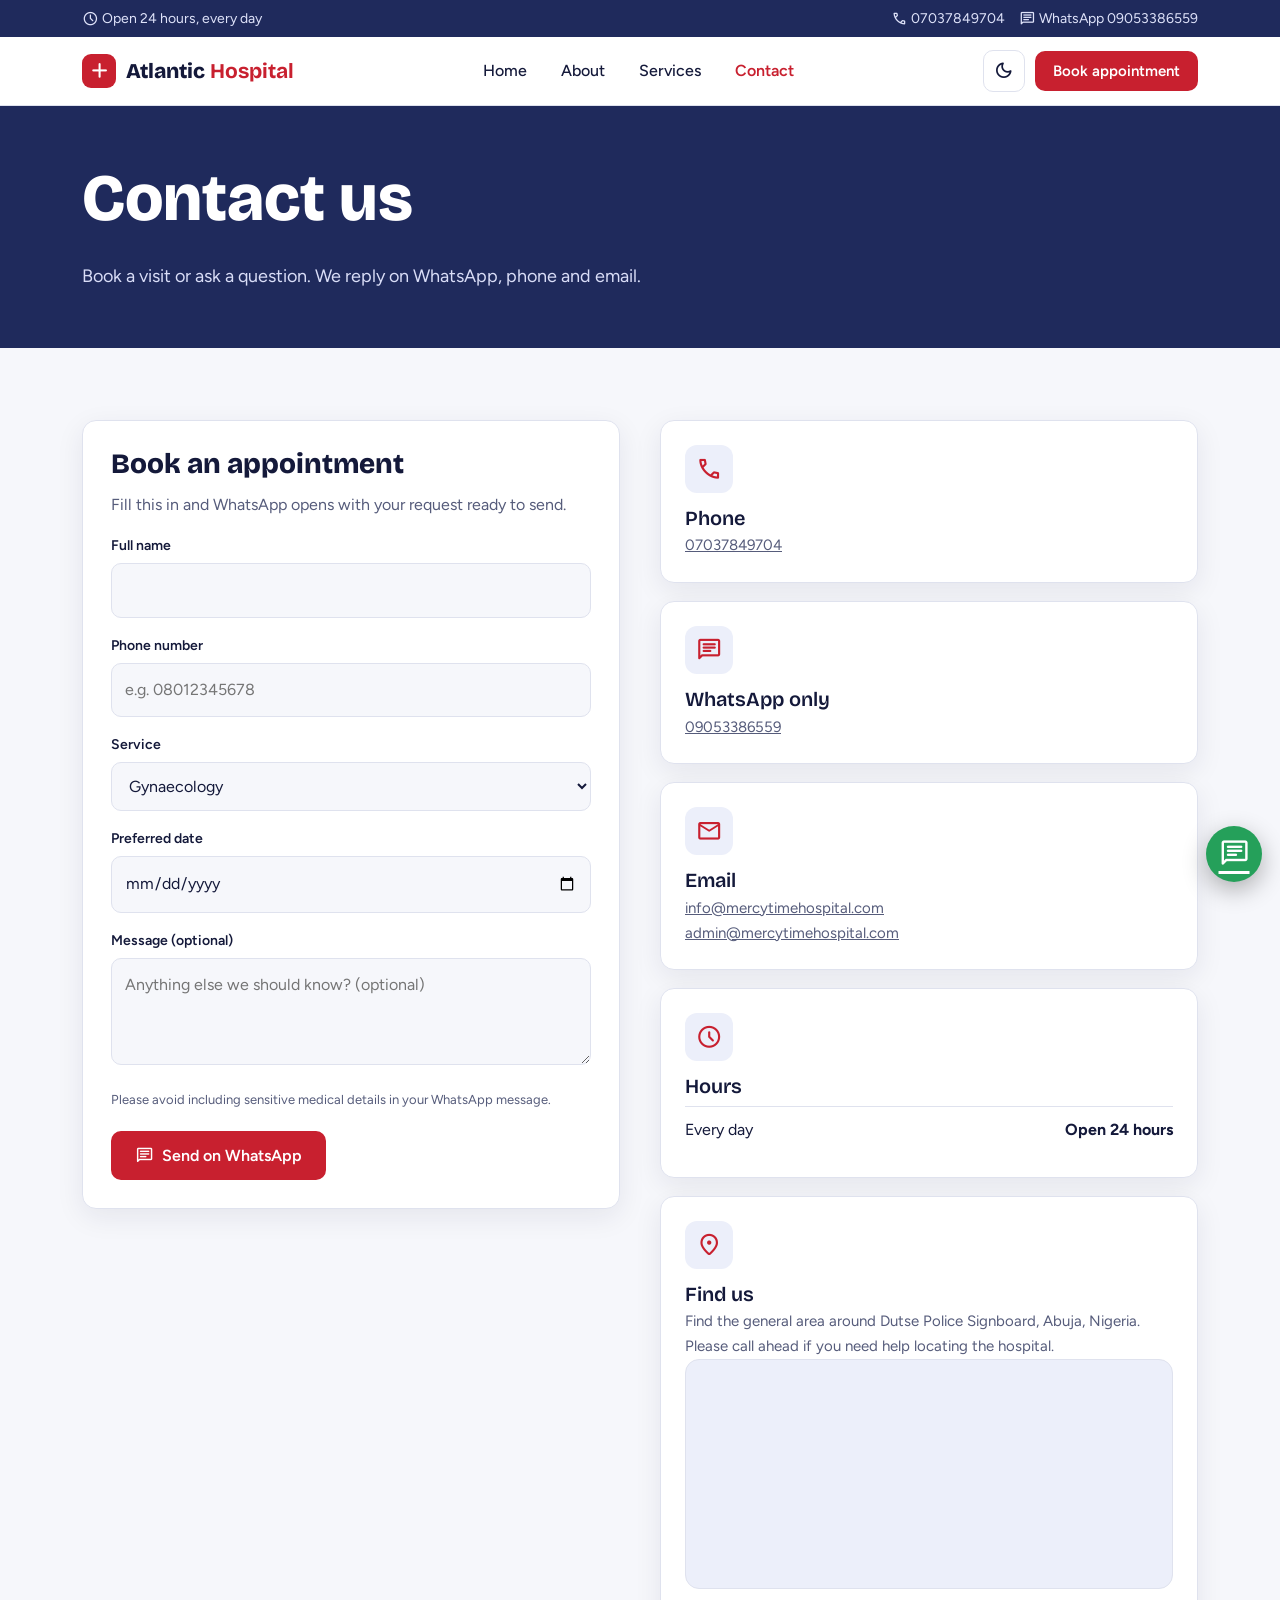
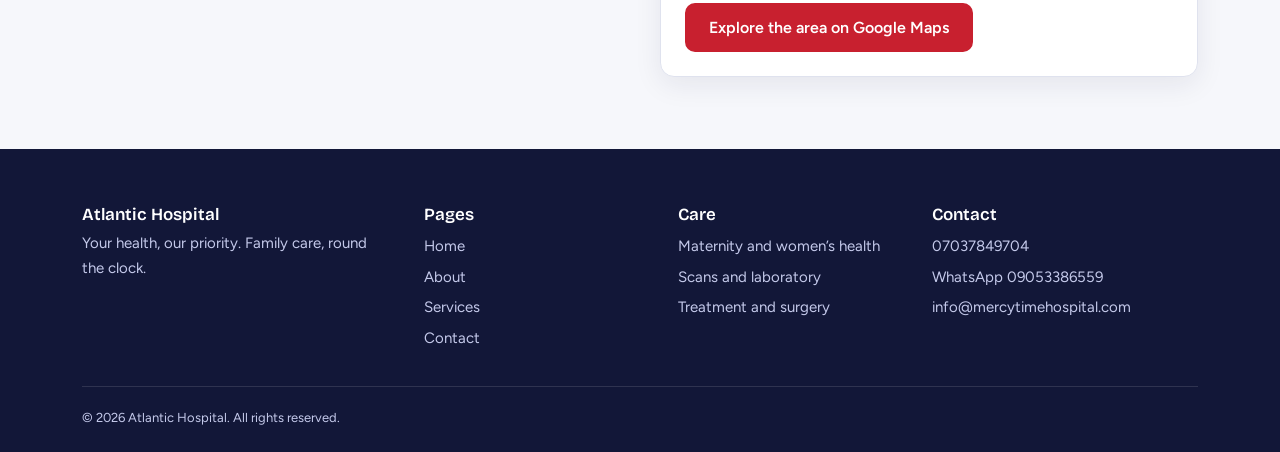
<file: contact.html>
<!DOCTYPE html>
<html lang="en" data-theme="light">
<head>
<meta charset="utf-8">
<meta name="viewport" content="width=device-width, initial-scale=1">
<title>Contact | Atlantic Hospital</title>
<meta name="description" content="Book an appointment or contact Atlantic Hospital by phone, WhatsApp or email.">
<link rel="preconnect" href="https://fonts.googleapis.com">
<link href="https://fonts.googleapis.com/css2?family=Bricolage+Grotesque:wght@600;800&family=Figtree:wght@400;500;600&family=Material+Symbols+Rounded:opsz,wght,FILL,GRAD@20..48,400,0,0&display=swap" rel="stylesheet">
<link rel="stylesheet" href="aos/aos.css">
<link rel="stylesheet" href="css/style.css">
<script>try{var t=localStorage.getItem('theme');if(t)document.documentElement.dataset.theme=t}catch(e){}</script>
</head>
<body>
<div class="top"><div class="wrap"><span><i data-i="clock"></i> Open 24 hours, every day</span><span><a href="tel:+2347037849704"><i data-i="phone"></i> 07037849704</a><a href="https://wa.me/2349053386559"><i data-i="chat"></i> WhatsApp 09053386559</a></span></div></div>
<header class="hd"><div class="wrap">
<a class="logo" href="index.html"><span class="mk"><i data-i="plus"></i></span><span>Atlantic <b>Hospital</b></span></a>
<nav id="nav" aria-label="Main"><a href="index.html">Home</a><a href="about.html">About</a><a href="services.html">Services</a><a href="contact.html" class="on">Contact</a></nav>
<div class="acts"><button class="ib" id="th" aria-label="Switch between light and dark mode"></button><a class="btn sm" href="contact.html#book">Book appointment</a><button class="ib" id="mb" aria-label="Open menu" aria-expanded="false"><i data-i="menu"></i></button></div>
</div></header>
<main><div class="page-h"><div class="wrap" data-aos="fade-up"><h1>Contact us</h1><p>Book a visit or ask a question. We reply on WhatsApp, phone and email.</p></div></div>
<section><div class="wrap split" style="align-items:start">
<div class="panel" id="book" data-aos="fade-right"><h2 style="font-size:28px">Book an appointment</h2><p style="color:var(--mut)">Fill this in and WhatsApp opens with your request ready to send.</p>
<form onsubmit="return sendBooking()"><label for="n">Full name</label><input id="n" name="full_name" required autocomplete="name">
<label for="p">Phone number</label><input id="p" name="phone" type="tel" required autocomplete="tel" inputmode="tel" placeholder="e.g. 08012345678">
<label for="s">Service</label><select id="s" name="service" required><option>Gynaecology</option><option>Antenatal care</option><option>Maternity care</option><option>Paediatrics</option><option>Ultrasound scan</option><option>Laboratory services</option><option>DNA testing</option><option>General outpatient care</option><option>Surgical services</option><option>In-patient admission</option><option>Dental care</option><option>Pharmacy</option><option>Other</option></select>
<label for="d">Preferred date</label><input id="d" name="preferred_date" type="date">
<label for="m">Message (optional)</label><textarea id="m" name="message" rows="3" maxlength="500" placeholder="Anything else we should know? (optional)"></textarea>
<p class="form-note">Please avoid including sensitive medical details in your WhatsApp message.</p><p style="margin:20px 0 0"><button class="btn" type="submit"><i data-i="chat"></i> Send on WhatsApp</button></p></form></div>
<div class="grid" data-aos="fade-left">
<div class="card"><div class="ic"><i data-i="phone"></i></div><h3 style="margin-top:14px">Phone</h3><p><a href="tel:+2347037849704">07037849704</a></p></div>
<div class="card"><div class="ic"><i data-i="chat"></i></div><h3 style="margin-top:14px">WhatsApp only</h3><p><a href="https://wa.me/2349053386559">09053386559</a></p></div>
<div class="card"><div class="ic"><i data-i="mail"></i></div><h3 style="margin-top:14px">Email</h3><p><a href="mailto:info@mercytimehospital.com">info@mercytimehospital.com</a><br><a href="mailto:admin@mercytimehospital.com">admin@mercytimehospital.com</a></p></div>
<div class="card"><div class="ic"><i data-i="clock"></i></div><h3 style="margin:14px 0 8px">Hours</h3><ul class="hrs"><li><span>Every day</span><b>Open 24 hours</b></li></ul></div>
<div class="card"><div class="ic"><i data-i="pin"></i></div><h3 style="margin-top:14px">Find us</h3><p>Find the general area around Dutse Police Signboard, Abuja, Nigeria. Please call ahead if you need help locating the hospital.</p><div class="map-frame"><iframe title="Map of the Dutse Police Signboard area in Abuja" src="https://maps.google.com/maps?q=Dutse%20Police%20Signboard%2C%20Abuja%2C%20Nigeria&amp;output=embed" loading="lazy" referrerpolicy="no-referrer-when-downgrade" allowfullscreen></iframe></div><p style="margin-top:14px"><a class="btn" href="https://www.google.com/maps/search/?api=1&amp;query=Dutse+Police+Signboard%2C+Abuja%2C+Nigeria" target="_blank" rel="noopener noreferrer">Explore the area on Google Maps</a></p></div>
</div></div></section></main>
<a class="wa" href="https://wa.me/2349053386559" aria-label="Chat on WhatsApp"><i data-i="chat"></i></a>
<div class="mobile-contact" aria-label="Quick contact"><a href="tel:+2347037849704"><span class="material-symbols-rounded" aria-hidden="true">call</span><span>Call</span></a><a href="https://wa.me/2349053386559"><span class="material-symbols-rounded" aria-hidden="true">chat</span><span>WhatsApp</span></a><a href="https://www.google.com/maps/search/?api=1&amp;query=Dutse+Police+Signboard%2C+Abuja%2C+Nigeria" target="_blank" rel="noopener noreferrer"><span class="material-symbols-rounded" aria-hidden="true">directions</span><span>Directions</span></a></div>
<footer><div class="wrap">
<div class="fg">
<div><h3>Atlantic Hospital</h3><p>Your health, our priority. Family care, round the clock.</p></div>
<div><h3>Pages</h3><a href="index.html">Home</a><a href="about.html">About</a><a href="services.html">Services</a><a href="contact.html">Contact</a></div>
<div><h3>Care</h3><a href="services.html#women">Maternity and women’s health</a><a href="services.html#diag">Scans and laboratory</a><a href="services.html#treat">Treatment and surgery</a></div>
<div><h3>Contact</h3><a href="tel:+2347037849704">07037849704</a><a href="https://wa.me/2349053386559">WhatsApp 09053386559</a><a href="mailto:info@mercytimehospital.com">info@mercytimehospital.com</a></div>
</div>
<div class="copy">© <span id="yr">2026</span> Atlantic Hospital. All rights reserved.</div>
</div></footer>
<script src="aos/aos.js"></script>
<script src="js/main.js"></script>
</body>
</html>
</file>
<file: css/style.css>
:root{--bg:#f6f7fb;--sf:#fff;--ink:#14193a;--mut:#565c7b;--navy:#1f2a5c;--red:#c8202f;--tint:#eceffa;--line:#dfe2ee;--r:14px;--sh:0 8px 28px rgba(20,25,58,.08)}
[data-theme=dark]{--bg:#0e1124;--sf:#171b38;--ink:#eef0fa;--mut:#a5abca;--navy:#2b3787;--red:#ef4b58;--tint:#1d2246;--line:#2b3159;--sh:0 8px 28px rgba(0,0,0,.35)}
*{box-sizing:border-box}html{scroll-behavior:smooth}
body{margin:0;background:var(--bg);color:var(--ink);font:400 16px/1.65 Figtree,system-ui,sans-serif;transition:background .25s,color .25s}
h1,h2,h3{font-family:'Bricolage Grotesque',Figtree,system-ui,sans-serif;line-height:1.12;margin:0 0 .4em}
h1{font-size:clamp(36px,6.5vw,66px);font-weight:800}h2{font-size:clamp(28px,4vw,42px);font-weight:800}h3{font-size:20px;font-weight:600}
p{margin:0 0 1em}a{color:inherit}img,svg{max-width:100%}
.wrap{max-width:1160px;margin:0 auto;padding:0 22px}
i[data-i]{display:inline-flex;vertical-align:middle;font-style:normal;line-height:1}i[data-i] .material-symbols-rounded{font-size:1.2em;line-height:1;vertical-align:middle;font-weight:normal;font-style:normal;display:inline-block;white-space:nowrap;direction:ltr;-webkit-font-feature-settings:'liga';-webkit-font-smoothing:antialiased}
:focus-visible{outline:3px solid #f5b301;outline-offset:2px}
.top{background:var(--navy);color:#dfe3fa;font-size:14px}.top .wrap{display:flex;justify-content:space-between;gap:12px;flex-wrap:wrap;padding-top:7px;padding-bottom:7px}
.top a{text-decoration:none;margin-left:14px}.top a:hover{text-decoration:underline}
.hd{position:sticky;top:0;z-index:20;background:var(--sf);border-bottom:1px solid var(--line)}
.hd .wrap{display:flex;align-items:center;justify-content:space-between;height:68px;gap:16px}
.logo{display:flex;align-items:center;gap:10px;text-decoration:none;font:800 21px 'Bricolage Grotesque',sans-serif}.logo b{color:var(--red)}
.mk{width:34px;height:34px;border-radius:9px;background:var(--red);color:#fff;display:grid;place-items:center}
nav{display:flex;align-items:stretch;gap:6px}nav a{display:flex;align-items:center;justify-content:center;min-height:44px;padding:8px 14px;border-radius:8px;text-decoration:none;font-weight:500;white-space:nowrap}
nav a:hover{background:var(--tint)}nav a.on{color:var(--red);font-weight:600}
.acts{display:flex;align-items:center;gap:10px}
.ib{width:42px;height:42px;border-radius:10px;border:1px solid var(--line);background:var(--sf);color:var(--ink);cursor:pointer;display:grid;place-items:center;font-size:18px}
#mb{display:none}
.btn{display:inline-flex;align-items:center;gap:8px;background:var(--red);color:#fff;padding:13px 22px;border-radius:10px;font:600 16px Figtree,sans-serif;text-decoration:none;border:2px solid var(--red);cursor:pointer;transition:transform .15s,box-shadow .15s}
.btn:hover{transform:translateY(-2px);box-shadow:0 8px 20px rgba(200,32,47,.3)}
.btn.sm{padding:9px 16px;font-size:15px}.btn.ghost{background:transparent;border-color:currentColor;color:inherit}.btn.ghost:hover{box-shadow:none;background:rgba(255,255,255,.1)}
.hero{background:linear-gradient(120deg,var(--navy),#253b78);color:#fff;position:relative;isolation:isolate;overflow:hidden;padding:64px 0 120px;min-height:430px}
.hero:before{content:"";position:absolute;inset:0;background:radial-gradient(circle at 85% 20%,rgba(255,255,255,.12),transparent 45%),repeating-linear-gradient(0deg,rgba(255,255,255,.04) 0 1px,transparent 1px 44px),repeating-linear-gradient(90deg,rgba(255,255,255,.04) 0 1px,transparent 1px 44px)}
.hero .wrap{position:relative;display:grid;gap:40px;align-items:center}
.hero p.lead{font-size:19px;color:#d9ddf7;max-width:50ch}.cta{display:flex;gap:12px;flex-wrap:wrap;margin-top:26px}
.hero-aside{position:relative;max-width:440px;margin-left:auto;padding:28px;border:1px solid rgba(255,255,255,.22);border-radius:22px;background:linear-gradient(145deg,rgba(255,255,255,.13),rgba(255,255,255,.055));box-shadow:0 24px 60px rgba(0,0,0,.12);backdrop-filter:blur(8px)}
.hero-mark{width:76px;height:76px;display:grid;place-items:center;border-radius:22px;background:rgba(255,255,255,.13);color:#fff;margin-bottom:22px}.hero-mark .material-symbols-rounded{font-size:44px}.hero-kicker{margin:0 0 8px;color:#cbd7ff;font-size:13px;font-weight:700;letter-spacing:.12em;text-transform:uppercase}.hero-aside h2{font-size:clamp(28px,3vw,38px);margin-bottom:10px}.hero-aside>p:not(.hero-kicker){color:#e0e6ff}.open{margin-top:20px}.open>div span{color:#e0e6ff;font-size:14px}
.open{background:rgba(255,255,255,.1);border:1px solid rgba(255,255,255,.25);border-radius:var(--r);padding:16px 20px;display:flex;gap:14px;align-items:center}
.dot{width:12px;height:12px;border-radius:50%;background:#3ddc84;box-shadow:0 0 0 0 rgba(61,220,132,.6);animation:pulse 2s infinite}
@keyframes pulse{70%{box-shadow:0 0 0 12px rgba(61,220,132,0)}100%{box-shadow:0 0 0 0 rgba(61,220,132,0)}}
.page-h{background:var(--navy);color:#fff;padding:56px 0}.page-h p{color:#d9ddf7;max-width:56ch;font-size:18px;margin:0}
.qa{margin-top:-64px;position:relative;display:grid;gap:16px}
.card{background:var(--sf);border:1px solid var(--line);border-radius:var(--r);padding:24px;box-shadow:var(--sh)}
.qa .card{display:flex;gap:16px;align-items:flex-start;text-decoration:none;transition:transform .2s}.qa .card:hover{transform:translateY(-4px)}
.ic{flex:none;width:48px;height:48px;border-radius:12px;background:var(--tint);color:var(--red);display:grid;place-items:center;font-size:22px}
.card h3{margin-bottom:4px}.card p{margin:0;color:var(--mut);font-size:15px}
section{padding:72px 0}.alt{background:var(--sf);border-block:1px solid var(--line)}
.lead2{color:var(--mut);max-width:58ch;font-size:18px;margin-bottom:32px}
.grid{display:grid;gap:18px}
.split{display:grid;gap:40px;align-items:center}
.checks{list-style:none;padding:0;margin:0;display:grid;gap:14px}.checks li{display:flex;gap:14px}.checks i{color:#fff;background:var(--red);width:28px;height:28px;border-radius:50%;justify-content:center;align-items:center;flex:none;font-size:14px}
.checks b{display:block}.checks span{color:var(--mut);font-size:15px}
.band{background:var(--red);color:#fff;padding:44px 0}.band .wrap{display:flex;gap:24px;align-items:center;justify-content:space-between;flex-wrap:wrap}.band h2{margin:0}.band .btn{background:#fff;color:#8f1420;border-color:#fff}
details{background:var(--sf);border:1px solid var(--line);border-radius:12px;padding:16px 20px;margin-bottom:12px}
summary{cursor:pointer;font-weight:600;list-style:none;display:flex;justify-content:space-between;gap:12px}summary:after{content:"+";color:var(--red);font-size:22px;line-height:1}details[open] summary:after{content:"–"}
details p{margin:12px 0 0;color:var(--mut)}
.tag{display:inline-block;background:var(--tint);color:var(--ink);border-radius:99px;padding:4px 12px;font-size:13px;font-weight:600;margin-bottom:12px}
.group{margin-bottom:56px}.group>h2{font-size:30px}
.panel{background:var(--sf);border:1px solid var(--line);border-radius:var(--r);padding:28px;box-shadow:var(--sh);min-width:0}.form-note{margin:16px 0 0;color:var(--mut);font-size:13px}input:focus-visible,select:focus-visible,textarea:focus-visible{outline:3px solid #f5b301;outline-offset:2px}textarea{resize:vertical;min-height:100px}
label{display:block;font-weight:600;font-size:14px;margin:16px 0 6px}
input,select,textarea{width:100%;padding:13px;border:1px solid var(--line);border-radius:10px;font:inherit;background:var(--bg);color:var(--ink)}
.hrs{list-style:none;padding:0;margin:0}.hrs li{display:flex;justify-content:space-between;padding:10px 0;border-top:1px solid var(--line)}
footer{background:#121738;color:#c4c9ea;padding:56px 0 24px;font-size:15px}footer h3{color:#fff;font-size:17px}
footer a{display:block;text-decoration:none;padding:3px 0}footer a:hover{color:#fff;text-decoration:underline}
.fg{display:grid;gap:32px;margin-bottom:32px}.copy{border-top:1px solid rgba(255,255,255,.12);padding-top:20px;font-size:13px}
.wa{position:fixed;right:18px;bottom:18px;z-index:30;width:56px;height:56px;border-radius:50%;background:#25a05a;color:#fff;display:grid;place-items:center;font-size:26px;box-shadow:0 8px 24px rgba(0,0,0,.3)}
@media(min-width:700px){.qa{grid-template-columns:repeat(3,1fr)}.grid.c2{grid-template-columns:repeat(2,1fr)}.grid.c3{grid-template-columns:repeat(2,1fr)}.fg{grid-template-columns:1.4fr 1fr 1fr 1.2fr}}
@media(min-width:960px){.hero .wrap{grid-template-columns:1.15fr 1fr}.split{grid-template-columns:1fr 1fr}.grid.c3{grid-template-columns:repeat(3,1fr)}}
@media(max-width:860px){.hd{position:sticky}.hd .wrap{gap:10px}.logo{font-size:19px;gap:8px}.mk{width:32px;height:32px}nav{display:none;position:absolute;left:0;right:0;top:100%;z-index:25;background:var(--sf);border-bottom:1px solid var(--line);box-shadow:0 16px 28px rgba(20,25,58,.12);flex-direction:column;align-items:stretch;gap:4px;padding:10px 16px 16px}nav.open{display:flex}nav a{display:flex;width:100%;min-height:48px;justify-content:flex-start;padding:12px 16px;border-radius:9px}#mb{display:grid}.acts .btn{display:none}.top .wrap>span:first-child{display:none}.top .wrap{justify-content:center}.hero{padding:46px 0 96px;min-height:0;background:linear-gradient(155deg,var(--navy) 0%,#253b78 65%,#1b2a5c 100%)}.hero:before{background:radial-gradient(circle at 95% 10%,rgba(255,255,255,.11),transparent 42%),repeating-linear-gradient(0deg,rgba(255,255,255,.035) 0 1px,transparent 1px 38px)}.hero .wrap{gap:28px}.hero-aside{margin:0;max-width:none;padding:22px}.hero-mark{width:60px;height:60px;border-radius:17px;margin-bottom:16px}.hero-mark .material-symbols-rounded{font-size:36px}.qa{margin-top:-42px}.panel{padding:22px}section{padding:56px 0}.band{padding:34px 0}.wa{width:52px;height:52px;right:14px;bottom:14px}}
@media(max-width:380px){.wrap{padding-inline:16px}.logo{font-size:17px}.acts{gap:6px}.ib{width:40px;height:40px}.hero h1{font-size:36px}.cta .btn{width:100%;justify-content:center}.top a{margin-left:8px;font-size:13px}.hero-aside{padding:18px}}
@media(prefers-reduced-motion:reduce){*{animation:none!important;transition:none!important;scroll-behavior:auto!important}}
@media(hover:none){.btn:hover,.qa .card:hover{transform:none;box-shadow:none}}
:target{scroll-margin-top:92px}
button:disabled{opacity:.65;cursor:not-allowed}


/* Image-led sections and service detail pages */
.hero-photo{width:100%;aspect-ratio:16/9;overflow:hidden;border-radius:16px;margin:-4px 0 20px;background:rgba(255,255,255,.12)}
.hero-photo img,.service-image,.feature-photo img,.team-photo img,.gallery-grid img{display:block;width:100%;height:100%;object-fit:cover}
.hero-photo img{aspect-ratio:16/9}
.service-card{overflow:hidden;padding:0;display:flex;flex-direction:column;text-decoration:none;transition:transform .2s,box-shadow .2s}
.service-card:hover{transform:translateY(-3px);box-shadow:0 14px 32px rgba(20,25,58,.13)}
.service-image{height:190px;aspect-ratio:16/9;background:var(--tint)}
.service-card-body{padding:22px;display:flex;flex-direction:column;align-items:flex-start;flex:1}
.service-card-body p{margin-bottom:18px}
.text-link{color:var(--red);font-weight:700;text-decoration:none;margin-top:auto;display:inline-flex;gap:6px;align-items:center}
.text-link:hover{text-decoration:underline}
.feature-photo{overflow:hidden;border-radius:var(--r);box-shadow:var(--sh);min-height:250px}
.feature-photo img{min-height:250px;max-height:430px;object-fit:cover}
.gallery-grid{display:grid;grid-template-columns:1fr 1fr;gap:12px}
.gallery-grid figure{margin:0;min-width:0;overflow:hidden;border-radius:var(--r);background:var(--tint)}
.gallery-grid figure:first-child{grid-row:span 2}
.gallery-grid img{height:100%;min-height:145px;max-height:280px}
.gallery-grid figure:first-child img{min-height:300px;max-height:100%}
.gallery-grid figcaption{font-size:13px;color:var(--mut);padding:9px 12px;background:var(--sf)}
.detail-hero{display:grid;gap:28px;align-items:center}
.detail-hero .feature-photo{min-height:240px}
.detail-hero .feature-photo img{min-height:240px;max-height:390px}
.detail-note{border-left:4px solid var(--red);padding:14px 18px;background:var(--tint);border-radius:0 12px 12px 0;color:var(--mut)}
.map-placeholder{min-height:190px;border-radius:14px;background:linear-gradient(135deg,#e8edf4,#dce7e2);color:#253b45;display:flex;flex-direction:column;justify-content:center;align-items:center;text-align:center;padding:24px;gap:10px;overflow:hidden;position:relative}
.map-placeholder:before{content:"";position:absolute;inset:0;opacity:.55;background:repeating-linear-gradient(32deg,transparent 0 28px,rgba(255,255,255,.9) 29px 33px),repeating-linear-gradient(112deg,transparent 0 44px,rgba(255,255,255,.8) 45px 49px)}
.map-placeholder>*{position:relative}.map-placeholder .material-symbols-rounded{font-size:34px;color:#b42332}
.map-placeholder p{margin:0;max-width:30ch}
nav a{align-self:stretch}
@media(min-width:900px){.detail-hero{grid-template-columns:1fr 1fr}.gallery-grid{gap:16px}}
@media(max-width:860px){.service-image{height:175px}.hero-photo{margin-top:4px}.gallery-grid{gap:9px}.gallery-grid figure:first-child img{min-height:260px}}
@media(max-width:420px){.service-image{height:155px}.service-card-body{padding:18px}.gallery-grid{grid-template-columns:1fr}.gallery-grid figure:first-child{grid-row:auto}.gallery-grid img,.gallery-grid figure:first-child img{min-height:180px;max-height:240px}}


/* Premium responsive refinements */
nav a:focus-visible{background:var(--tint);outline-offset:-3px}
.service-card:focus-visible,.card:focus-visible{outline-offset:3px}
.hero-photo img,.feature-photo img,.service-image{transition:transform .35s ease}
.service-card:hover .service-image{transform:scale(1.025)}
.mobile-contact{display:none}
@media(max-width:860px){
  nav{background-color:var(--sf)!important;opacity:1!important;backdrop-filter:none;border:1px solid var(--line);border-top:0;border-radius:0 0 16px 16px;box-shadow:0 18px 34px rgba(10,16,45,.22)}
  nav.open{display:flex;background-color:var(--sf)!important}
  nav a{color:var(--ink);background:var(--sf);font-size:16px}
  nav a:hover,nav a:focus-visible{background:var(--tint);color:var(--ink)}
  nav a.on{color:var(--red);background:var(--tint)}
  .mobile-contact{position:fixed;left:12px;right:12px;bottom:max(10px,env(safe-area-inset-bottom));z-index:29;display:grid;grid-template-columns:repeat(3,minmax(0,1fr));gap:6px;padding:7px;background:var(--sf);border:1px solid var(--line);border-radius:16px;box-shadow:0 10px 34px rgba(12,18,48,.22)}
  .mobile-contact a{display:flex;align-items:center;justify-content:center;gap:7px;min-height:46px;padding:8px 4px;border-radius:10px;background:var(--tint);color:var(--ink);text-decoration:none;font-size:13px;font-weight:700;white-space:nowrap}
  .mobile-contact a:first-child{background:var(--red);color:#fff}
  .mobile-contact a:hover,.mobile-contact a:focus-visible{filter:brightness(.97);outline-offset:-3px}
  .mobile-contact .material-symbols-rounded{font-size:19px}
  .wa{display:none}
  body{padding-bottom:82px}
}
@media(max-width:360px){.mobile-contact{left:8px;right:8px;gap:4px;padding:6px}.mobile-contact a{font-size:12px;gap:4px}}
@media(prefers-reduced-motion:reduce){.hero-photo img,.feature-photo img,.service-image{transition:none}}

.map-frame{height:230px;border-radius:14px;overflow:hidden;background:var(--tint);border:1px solid var(--line)}
.map-frame iframe{display:block;width:100%;height:100%;border:0}


/* Service-page hero refinement: patterned gradient + real service imagery */
.service-page-hero{position:relative;isolation:isolate;overflow:hidden;padding:48px 0 58px;background:linear-gradient(118deg,#17224f 0%,#263d82 56%,#31539a 100%);color:#fff}
.service-page-hero:before{content:"";position:absolute;inset:0;z-index:-1;background:radial-gradient(ellipse at 8% 10%,rgba(93,151,255,.34),transparent 38%),radial-gradient(circle at 92% 88%,rgba(255,255,255,.14),transparent 28%),radial-gradient(rgba(255,255,255,.12) 1px,transparent 1.5px);background-size:auto,auto,22px 22px}
.service-page-hero:after{content:"";position:absolute;z-index:-1;width:390px;height:390px;border:1px solid rgba(255,255,255,.13);border-radius:50%;right:-125px;top:-210px;box-shadow:0 0 0 32px rgba(255,255,255,.025),0 0 0 68px rgba(255,255,255,.02)}
.page-hero-layout{display:grid;grid-template-columns:minmax(0,1fr) minmax(280px,.88fr);gap:clamp(28px,5vw,64px);align-items:center;position:relative;z-index:1}
.page-hero-copy h1{font-size:clamp(36px,5vw,58px);margin:0 0 16px;max-width:14ch}
.page-hero-copy .hero-kicker{color:#c9d8ff;font-size:12px;letter-spacing:.14em;font-weight:700;margin:12px 0 10px}
.page-hero-copy .page-hero-lead{font-size:18px;line-height:1.65;color:#e0e8ff;max-width:48ch;margin:0}
.page-hero-copy p[style*="margin-bottom:10px"]{margin:0 0 16px}
.page-hero-copy p a{color:#e9efff!important;text-decoration:none;font-size:14px}
.page-hero-copy p a:hover{text-decoration:underline}
.page-hero-actions{display:flex;gap:10px;flex-wrap:wrap;margin-top:24px}
.page-hero-actions .btn.ghost{color:#fff;border-color:rgba(255,255,255,.5)}
.page-hero-visual{position:relative;min-width:0;border-radius:24px;padding:8px;background:linear-gradient(135deg,rgba(255,255,255,.36),rgba(255,255,255,.06));border:1px solid rgba(255,255,255,.28);box-shadow:0 26px 70px rgba(5,12,38,.32);transform:rotate(1deg)}
.page-hero-visual:before{content:"";position:absolute;inset:15px -12px -12px 15px;border:1px solid rgba(255,255,255,.22);border-radius:24px;z-index:-1}
.page-hero-visual img{display:block;width:100%;height:clamp(230px,30vw,350px);object-fit:cover;border-radius:17px}
.hero-image-label{position:absolute;left:22px;right:22px;bottom:22px;display:flex;align-items:center;gap:9px;padding:11px 14px;border:1px solid rgba(255,255,255,.28);border-radius:12px;background:rgba(15,25,62,.78);backdrop-filter:blur(10px);color:#fff;font-size:13px;font-weight:600;transform:rotate(-1deg)}
.detail-hero{display:block;max-width:900px}
.detail-copy{max-width:800px}
@media(max-width:860px){
  #mb{display:grid;position:relative;z-index:35;flex:none;touch-action:manipulation}
  nav{display:none!important;position:absolute;left:12px;right:12px;top:calc(100% + 1px);z-index:34;max-height:calc(100vh - 100px);overflow-y:auto;visibility:hidden;pointer-events:none;background:var(--sf)!important;border:1px solid var(--line);border-radius:0 0 16px 16px;box-shadow:0 18px 34px rgba(10,16,45,.22);padding:10px;opacity:1!important}
  nav.open{display:flex!important;visibility:visible;pointer-events:auto}
  nav a{position:relative;z-index:1;min-height:50px;color:var(--ink)!important;background:var(--sf)!important;border-radius:10px;font-size:16px;padding:13px 16px}
  nav a:hover,nav a:focus-visible{background:var(--tint)!important;color:var(--ink)!important}
  nav a.on{color:var(--red)!important;background:var(--tint)!important}
  .page-hero-layout{grid-template-columns:1fr;gap:28px}
  .service-page-hero{padding:34px 0 48px}
  .page-hero-visual{max-width:640px;width:100%;margin:0 auto;transform:none}
  .page-hero-visual:before{inset:12px -7px -8px 12px}
  .page-hero-visual img{height:clamp(220px,56vw,340px)}
  .hero-image-label{transform:none}
}
@media(max-width:420px){.page-hero-actions .btn{width:100%;justify-content:center}.page-hero-copy h1{font-size:36px}.page-hero-visual{padding:6px;border-radius:18px}.page-hero-visual img{border-radius:13px}}


/* About page: patterned gradient hero and responsive professionals carousel */
.about-hero{position:relative;isolation:isolate;overflow:hidden;padding:62px 0 68px;background:linear-gradient(118deg,#17224f 0%,#263d82 56%,#31539a 100%)}
.about-hero:before{content:"";position:absolute;inset:0;z-index:-1;background:radial-gradient(ellipse at 12% 12%,rgba(100,155,255,.24),transparent 38%),radial-gradient(circle at 88% 80%,rgba(255,255,255,.12),transparent 27%)}
.about-hero:after{content:"";position:absolute;z-index:-1;width:310px;height:310px;border:1px solid rgba(255,255,255,.16);border-radius:50%;right:7%;top:-215px;box-shadow:0 0 0 28px rgba(255,255,255,.025),0 0 0 58px rgba(255,255,255,.025)}
.about-hero-inner{position:relative;z-index:1}.about-hero h1{margin:8px 0 12px}.about-eyebrow{font-size:12px;letter-spacing:.16em;font-weight:700;color:#cbd7ff}.about-hero p{position:relative;max-width:56ch;color:#e0e8ff;font-size:18px;margin:0}.about-hero-mark{position:absolute;right:5%;bottom:-16px;display:flex;gap:8px;align-items:flex-end;opacity:.6;transform:skewX(-24deg)}.about-hero-mark span{display:block;width:9px;height:70px;border:1px solid rgba(255,255,255,.32);border-radius:99px}.about-hero-mark span:nth-child(2){height:102px}.about-hero-mark span:nth-child(3){height:48px}
.team-section{overflow:hidden;background:var(--bg)}.team-layout{display:grid;grid-template-columns:minmax(220px,.78fr) minmax(0,1.55fr);gap:clamp(28px,4vw,58px);align-items:center}.team-intro h2{max-width:10ch;margin:0 0 18px}.team-intro .lead2{font-size:17px;margin-bottom:18px}.team-disclaimer{font-size:12px;line-height:1.5;color:var(--mut);border-left:3px solid var(--red);padding-left:11px;margin:0;max-width:42ch}.team-controls{display:flex;align-items:center;gap:10px;margin-top:28px}.team-arrow{width:42px;height:42px;border:1px solid var(--line);border-radius:50%;background:var(--sf);color:var(--ink);display:grid;place-items:center;cursor:pointer;transition:background .2s,color .2s,transform .2s}.team-arrow:hover{background:var(--navy);color:#fff;transform:translateY(-2px)}.team-arrow .material-symbols-rounded{font-size:20px}.team-counter{font-size:13px;font-weight:700;color:var(--mut);margin-left:8px}.team-counter [data-team-current]{color:var(--red);font-size:15px}.counter-divider{margin:0 5px;color:var(--line)}.team-carousel{min-width:0;--team-visible:3}.team-viewport{overflow:hidden;padding:8px 2px 14px;margin:-8px -2px -14px}.team-track{display:flex;gap:14px;will-change:transform;transition:transform .55s cubic-bezier(.22,.7,.25,1)}.team-card{flex:0 0 calc((100% - 28px)/3);min-width:0;overflow:hidden;border-radius:16px;background:var(--sf);border:1px solid var(--line);box-shadow:var(--sh)}.team-photo-wrap{height:clamp(145px,16vw,210px);position:relative;overflow:hidden;background:var(--tint)}.team-photo-wrap:after{content:"";position:absolute;inset:45% 0 0;background:linear-gradient(transparent,rgba(12,19,48,.48));pointer-events:none}.team-photo-wrap img{display:block;width:100%;height:100%;object-fit:cover;transition:transform .45s ease}.team-card:hover .team-photo-wrap img{transform:scale(1.045)}.profile-label{position:absolute;z-index:1;top:10px;left:10px;background:rgba(16,25,61,.82);color:#fff;border:1px solid rgba(255,255,255,.3);border-radius:99px;padding:4px 8px;font-size:10px;font-weight:700;letter-spacing:.02em}.team-card-body{padding:15px 14px 18px}.team-role{display:block;color:var(--red);font-size:11px;line-height:1.4;font-weight:700;text-transform:uppercase;letter-spacing:.045em;margin-bottom:7px}.team-card h3{font-size:clamp(15px,1.35vw,18px);line-height:1.2;margin:0 0 8px;overflow-wrap:anywhere}.team-card p{font-size:12px;line-height:1.5;color:var(--mut);margin:0}.team-dots{display:flex;justify-content:center;gap:7px;padding-top:14px}.team-dot{width:7px;height:7px;padding:0;border:0;border-radius:99px;background:var(--line);cursor:pointer;transition:width .25s,background .25s}.team-dot[aria-current="true"]{width:23px;background:var(--red)}.team-arrow:focus-visible,.team-dot:focus-visible{outline:3px solid #f5b301;outline-offset:3px}
@media(max-width:959px){.team-layout{grid-template-columns:1fr;gap:28px}.team-intro h2{max-width:unset}.team-intro .lead2{max-width:64ch}.team-carousel{--team-visible:2}.team-card{flex-basis:calc((100% - 14px)/2)}.team-photo-wrap{height:clamp(190px,28vw,270px)}}
@media(max-width:600px){.about-hero{padding:44px 0 50px}.about-hero-mark{right:8%;bottom:-25px;opacity:.35}.team-layout{gap:24px}.team-carousel{--team-visible:1}.team-card{flex-basis:100%}.team-photo-wrap{height:clamp(220px,68vw,330px)}.team-card-body{padding:17px}.team-card h3{font-size:19px}.team-card p{font-size:14px}.team-controls{margin-top:22px}.team-viewport{padding-inline:2px}}
@media(prefers-reduced-motion:reduce){.team-track,.team-photo-wrap img,.team-arrow,.team-dot{transition:none!important}}


/* Services overview hero: distinctive, image-free clinical icon composition */
.services-hero{position:relative;isolation:isolate;overflow:hidden;padding:58px 0 66px;color:#fff;background:linear-gradient(118deg,#17224f 0%,#263d82 58%,#31539a 100%)}
.services-hero:before{content:"";position:absolute;inset:0;z-index:-1;background:radial-gradient(ellipse at 8% 15%,rgba(102,161,255,.30),transparent 35%),radial-gradient(ellipse at 88% 78%,rgba(255,255,255,.12),transparent 32%),radial-gradient(rgba(255,255,255,.12) 1px,transparent 1.5px);background-size:auto,auto,22px 22px;mask-image:linear-gradient(90deg,#000,rgba(0,0,0,.35))}
.services-hero:after{content:"";position:absolute;z-index:-1;width:360px;height:360px;right:4%;top:-245px;border:1px solid rgba(255,255,255,.18);border-radius:50%;box-shadow:0 0 0 30px rgba(255,255,255,.025),0 0 0 64px rgba(255,255,255,.025),0 0 0 98px rgba(255,255,255,.018)}
.services-hero-layout{display:grid;grid-template-columns:minmax(0,1fr) minmax(300px,.82fr);gap:clamp(30px,6vw,82px);align-items:center;position:relative;z-index:1}
.services-hero .services-eyebrow{display:inline-flex;align-items:center;gap:9px;margin:0 0 13px;color:#d5e1ff;font-size:12px;font-weight:700;letter-spacing:.15em;text-transform:uppercase}
.services-hero .services-eyebrow:before{content:"";width:24px;height:2px;border-radius:2px;background:#f0a7a0}
.services-hero h1{font-size:clamp(38px,5.4vw,64px);line-height:1.04;letter-spacing:-.04em;max-width:10ch;margin:0 0 18px}
.services-hero p{max-width:54ch;color:#e0e8ff;font-size:18px;line-height:1.65;margin:0}
.services-hero-art{position:relative;min-height:265px;display:grid;place-items:center}
.services-orbit{position:absolute;width:250px;height:250px;border:1px solid rgba(255,255,255,.18);border-radius:50%;box-shadow:0 0 0 24px rgba(255,255,255,.025),0 0 0 50px rgba(255,255,255,.02)}
.services-icon-grid{position:relative;display:grid;grid-template-columns:repeat(2,minmax(118px,145px));gap:20px;transform:rotate(-3deg)}
.services-icon-tile{min-height:112px;padding:17px 15px;border:1px solid rgba(255,255,255,.22);border-radius:18px;background:linear-gradient(145deg,rgba(255,255,255,.18),rgba(255,255,255,.07));box-shadow:0 18px 45px rgba(6,12,38,.18);backdrop-filter:blur(9px);display:flex;flex-direction:column;justify-content:space-between;gap:12px}
.services-icon-tile:nth-child(2){transform:translateY(13px)}.services-icon-tile:nth-child(3){transform:translateY(-8px)}.services-icon-tile:nth-child(4){transform:translateY(5px)}
.services-icon-tile .material-symbols-rounded{font-size:29px;color:#fff}.services-icon-tile span:last-child{font-size:12px;font-weight:600;color:#edf2ff}
.services-hero-note{position:absolute;right:-3px;bottom:2px;display:flex;align-items:center;gap:9px;padding:11px 14px;border:1px solid rgba(255,255,255,.2);border-radius:13px;background:rgba(16,27,67,.88);box-shadow:0 14px 32px rgba(0,0,0,.18);font-size:12px;font-weight:700;color:#fff}
.services-hero-note .material-symbols-rounded{font-size:18px;color:#bdebd4}
@media(max-width:860px){.services-hero{padding:42px 0 48px}.services-hero h1{max-width:unset}.services-hero-art{min-height:230px}.services-hero-note{right:4%;bottom:-2px}}
@media(max-width:480px){.services-hero-art{min-height:210px}.services-hero-layout{grid-template-columns:1fr;gap:22px}.services-orbit{width:190px;height:190px}.services-icon-grid{grid-template-columns:repeat(2,minmax(100px,125px));gap:20px}.services-icon-tile{min-height:96px;padding:13px;border-radius:14px}.services-hero-note{font-size:11px;padding:9px 11px;right:0}.services-hero-note .material-symbols-rounded{font-size:16px}}
</file>
